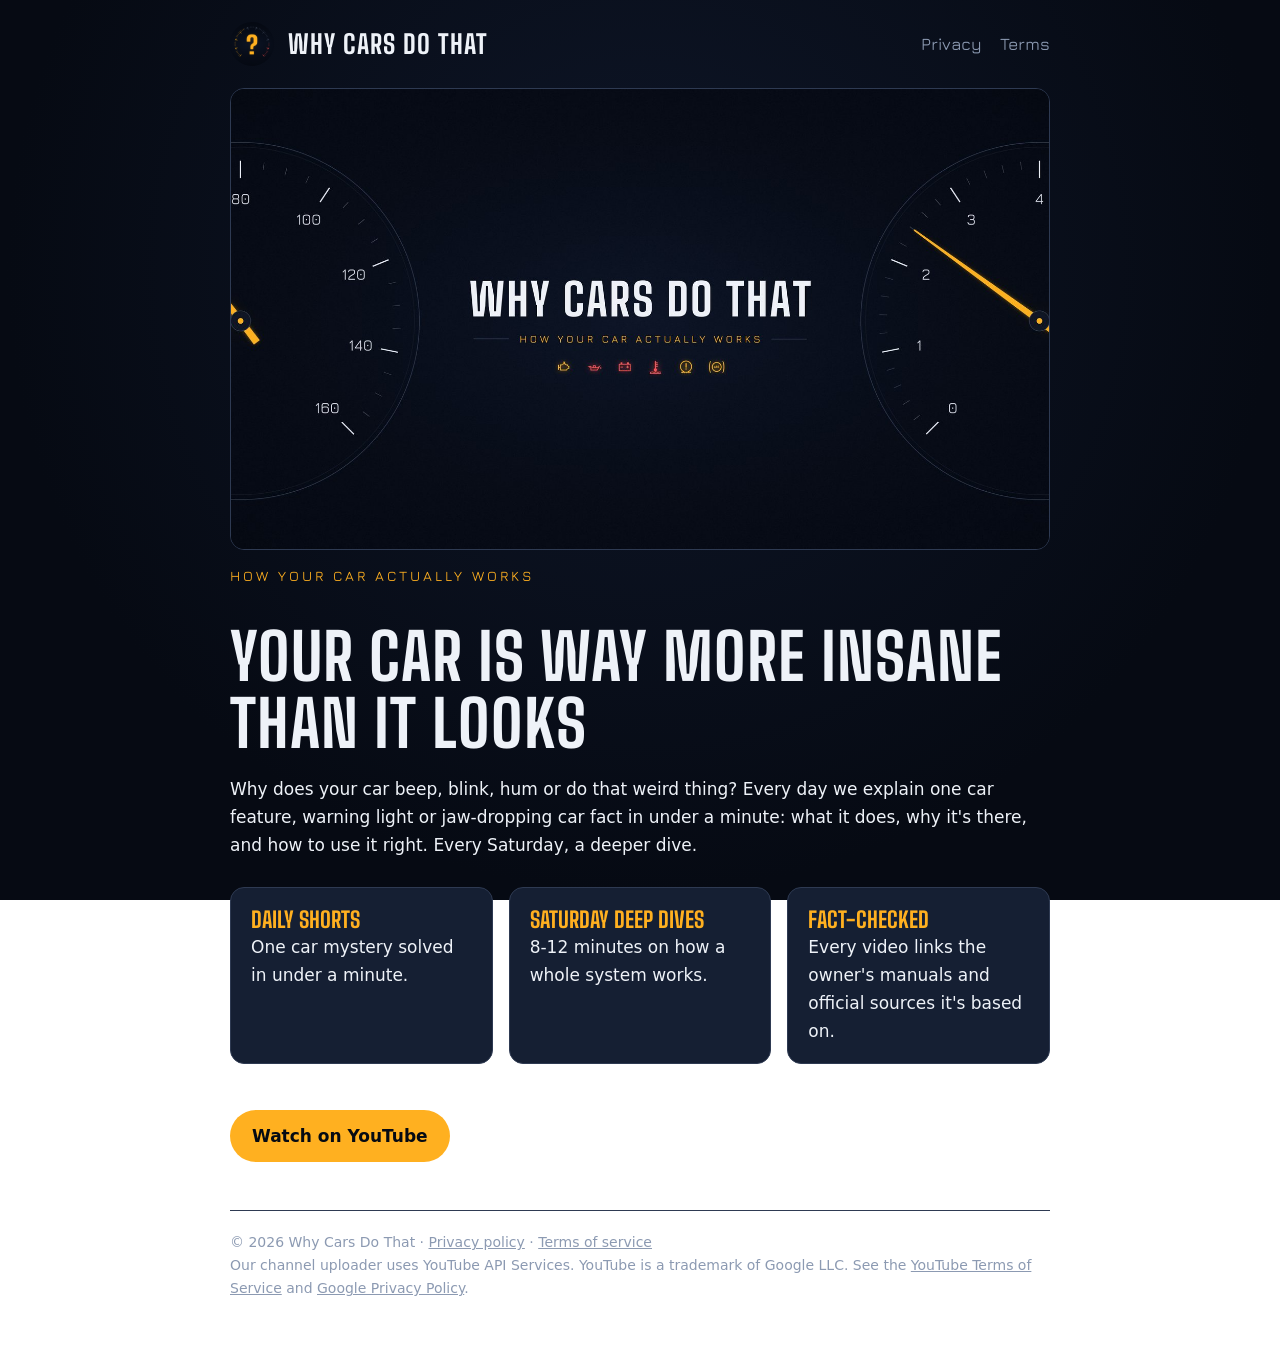
<file: index.html>
<!doctype html>
<html lang="en">
<head>
  <meta charset="utf-8">
  <meta name="viewport" content="width=device-width, initial-scale=1">
  <title>Why Cars Do That</title>
  <meta name="description" content="Why Cars Do That: one car feature, warning light or insane car fact explained every day on YouTube.">
  <link rel="icon" href="avatar.png">
  <link rel="stylesheet" href="style.css">
</head>
<body>
  <div class="wrap">
    <header>
      <img src="avatar.png" alt="">
      <a class="brand" href="./">Why Cars Do That</a>
      <nav><a href="privacy.html">Privacy</a><a href="terms.html">Terms</a></nav>
    </header>

    <img class="banner" src="banner.jpg" alt="Why Cars Do That: how your car actually works">

    <p class="lead">How your car actually works</p>
    <h1>Your car is way more insane than it looks</h1>
    <p>Why does your car beep, blink, hum or do that weird thing? Every day we explain one car
      feature, warning light or jaw-dropping car fact in under a minute: what it does, why it's
      there, and how to use it right. Every Saturday, a deeper dive.</p>

    <div class="cards">
      <div class="card"><b>Daily Shorts</b>One car mystery solved in under a minute.</div>
      <div class="card"><b>Saturday deep dives</b>8-12 minutes on how a whole system works.</div>
      <div class="card"><b>Fact-checked</b>Every video links the owner's manuals and official sources it's based on.</div>
    </div>

    <a class="cta" href="https://www.youtube.com/@WhyCarsDoThatYT">Watch on YouTube</a>

    <footer>
      &copy; 2026 Why Cars Do That &middot; <a href="privacy.html">Privacy policy</a> &middot; <a href="terms.html">Terms of service</a><br>
      Our channel uploader uses YouTube API Services. YouTube is a trademark of Google LLC.
      See the <a href="https://www.youtube.com/t/terms">YouTube Terms of Service</a> and
      <a href="https://policies.google.com/privacy">Google Privacy Policy</a>.
    </footer>
  </div>
</body>
</html>
</file>
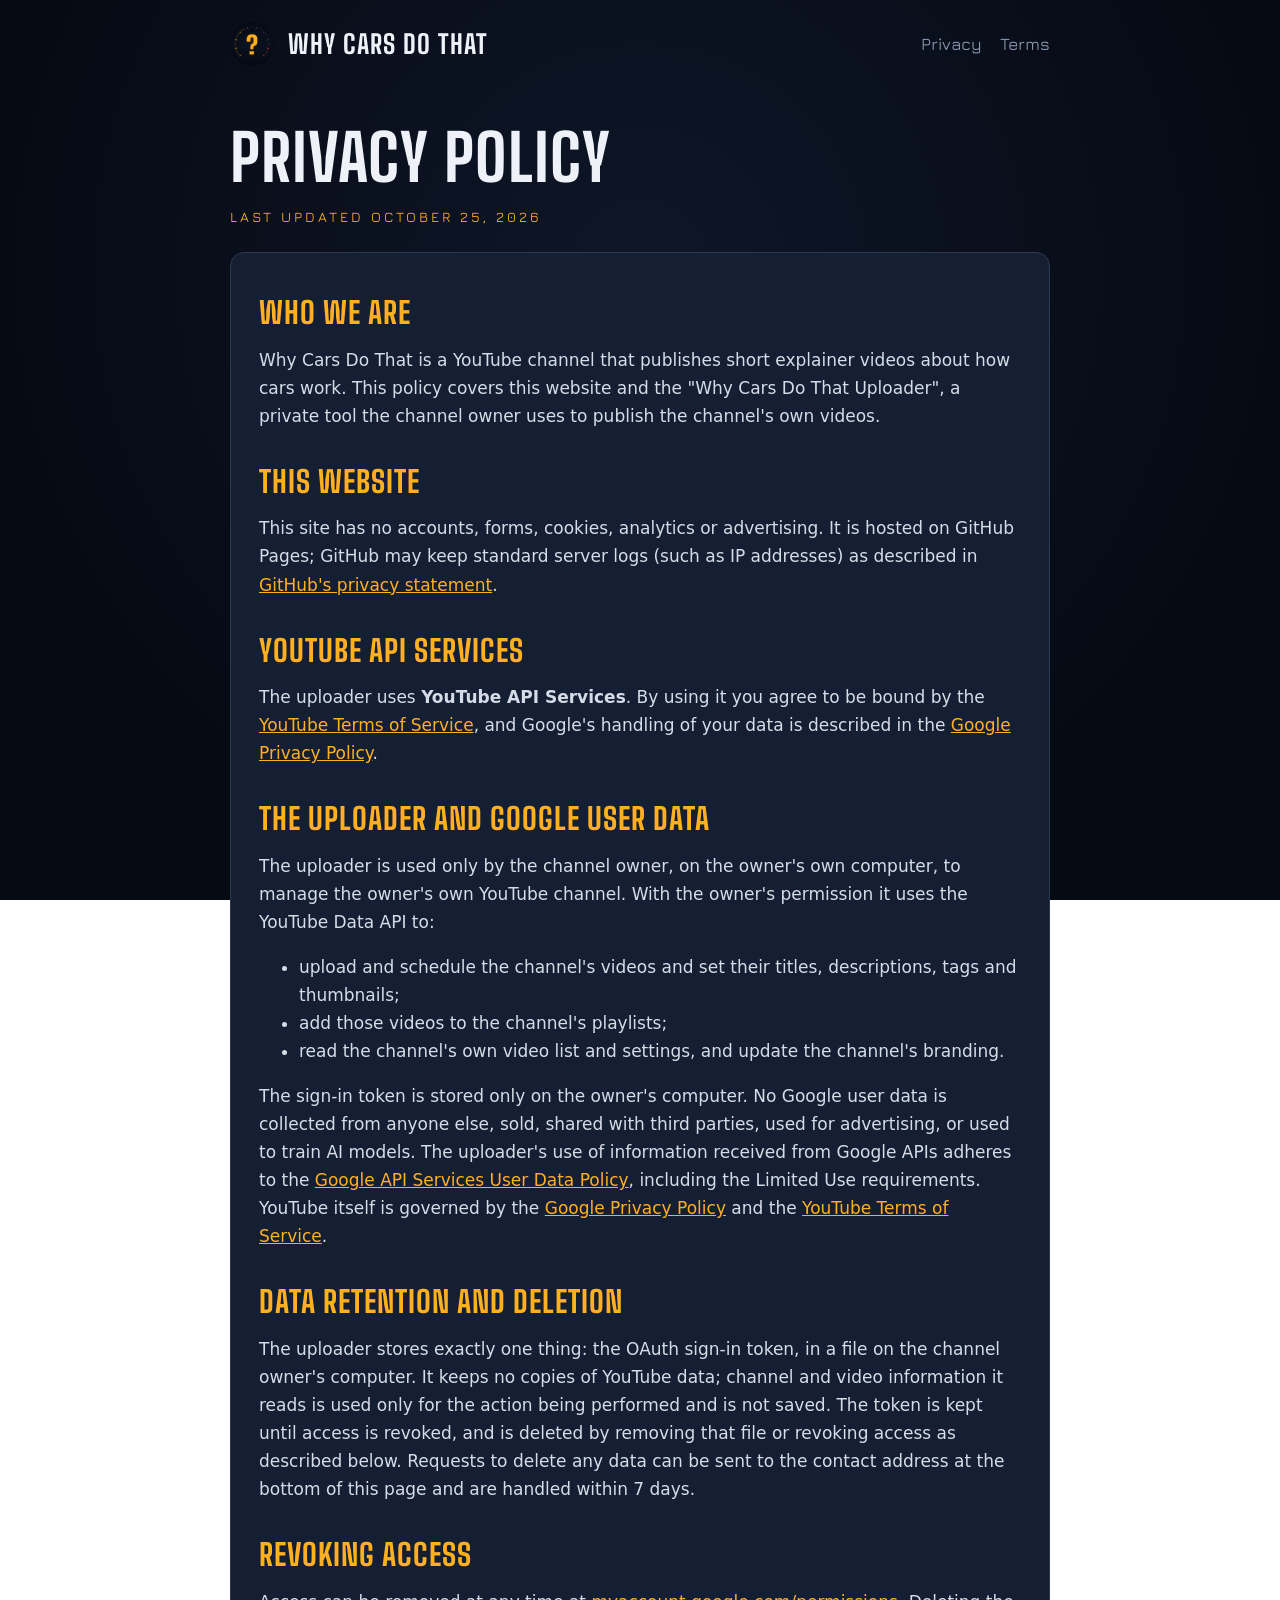
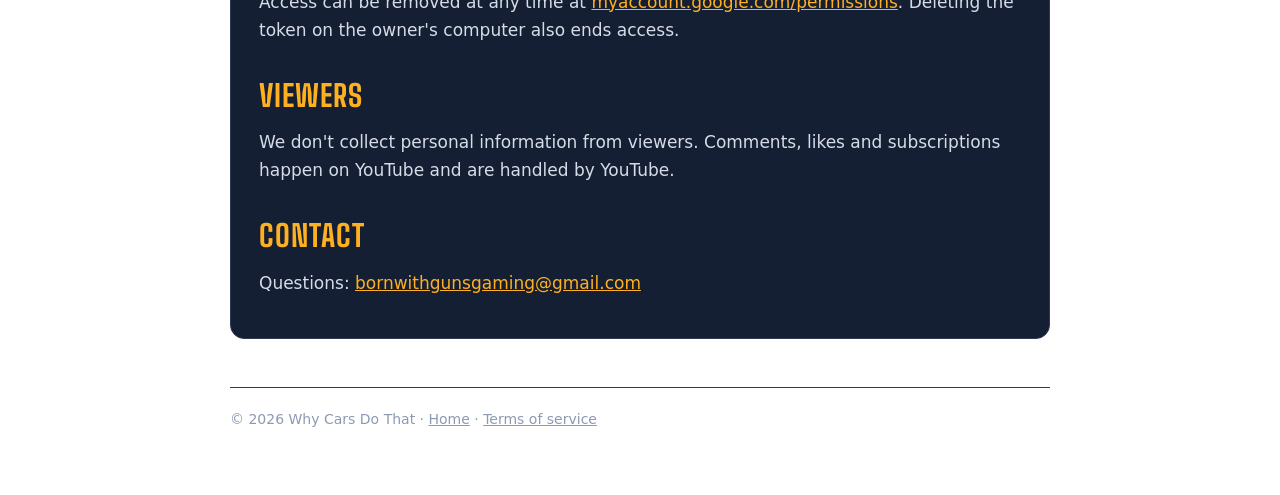
<file: privacy.html>
<!doctype html>
<html lang="en">
<head>
  <meta charset="utf-8">
  <meta name="viewport" content="width=device-width, initial-scale=1">
  <title>Privacy Policy</title>
  <link rel="icon" href="avatar.png">
  <link rel="stylesheet" href="style.css">
</head>
<body>
  <div class="wrap">
    <header>
      <img src="avatar.png" alt="">
      <a class="brand" href="./">Why Cars Do That</a>
      <nav><a href="privacy.html">Privacy</a><a href="terms.html">Terms</a></nav>
    </header>

    <h1>Privacy Policy</h1>
    <p class="lead">Last updated October 25, 2026</p>

    <div class="doc">
      <h2>Who we are</h2>
      <p>Why Cars Do That is a YouTube channel that publishes short explainer videos about how cars
        work. This policy covers this website and the "Why Cars Do That Uploader", a private tool the
        channel owner uses to publish the channel's own videos.</p>

      <h2>This website</h2>
      <p>This site has no accounts, forms, cookies, analytics or advertising. It is hosted on GitHub
        Pages; GitHub may keep standard server logs (such as IP addresses) as described in
        <a href="https://docs.github.com/en/site-policy/privacy-policies/github-general-privacy-statement">GitHub's privacy statement</a>.</p>

      <h2>YouTube API Services</h2>
      <p>The uploader uses <strong>YouTube API Services</strong>. By using it you agree to be bound by the
        <a href="https://www.youtube.com/t/terms">YouTube Terms of Service</a>, and Google's handling of
        your data is described in the <a href="https://policies.google.com/privacy">Google Privacy Policy</a>.</p>

      <h2>The uploader and Google user data</h2>
      <p>The uploader is used only by the channel owner, on the owner's own computer, to manage the
        owner's own YouTube channel. With the owner's permission it uses the YouTube Data API to:</p>
      <ul>
        <li>upload and schedule the channel's videos and set their titles, descriptions, tags and thumbnails;</li>
        <li>add those videos to the channel's playlists;</li>
        <li>read the channel's own video list and settings, and update the channel's branding.</li>
      </ul>
      <p>The sign-in token is stored only on the owner's computer. No Google user data is collected
        from anyone else, sold, shared with third parties, used for advertising, or used to train
        AI models. The uploader's use of information received from Google APIs adheres to the
        <a href="https://developers.google.com/terms/api-services-user-data-policy">Google API Services User Data Policy</a>,
        including the Limited Use requirements. YouTube itself is governed by the
        <a href="https://policies.google.com/privacy">Google Privacy Policy</a> and the
        <a href="https://www.youtube.com/t/terms">YouTube Terms of Service</a>.</p>

      <h2>Data retention and deletion</h2>
      <p>The uploader stores exactly one thing: the OAuth sign-in token, in a file on the channel
        owner's computer. It keeps no copies of YouTube data; channel and video information it reads
        is used only for the action being performed and is not saved. The token is kept until access is
        revoked, and is deleted by removing that file or revoking access as described below. Requests to
        delete any data can be sent to the contact address at the bottom of this page and are handled
        within 7 days.</p>

      <h2>Revoking access</h2>
      <p>Access can be removed at any time at
        <a href="https://myaccount.google.com/permissions">myaccount.google.com/permissions</a>.
        Deleting the token on the owner's computer also ends access.</p>

      <h2>Viewers</h2>
      <p>We don't collect personal information from viewers. Comments, likes and subscriptions
        happen on YouTube and are handled by YouTube.</p>

      <h2>Contact</h2>
      <p>Questions: <a href="mailto:bornwithgunsgaming@gmail.com">bornwithgunsgaming@gmail.com</a></p>
    </div>

    <footer>&copy; 2026 Why Cars Do That &middot; <a href="./">Home</a> &middot; <a href="terms.html">Terms of service</a></footer>
  </div>
</body>
</html>
</file>
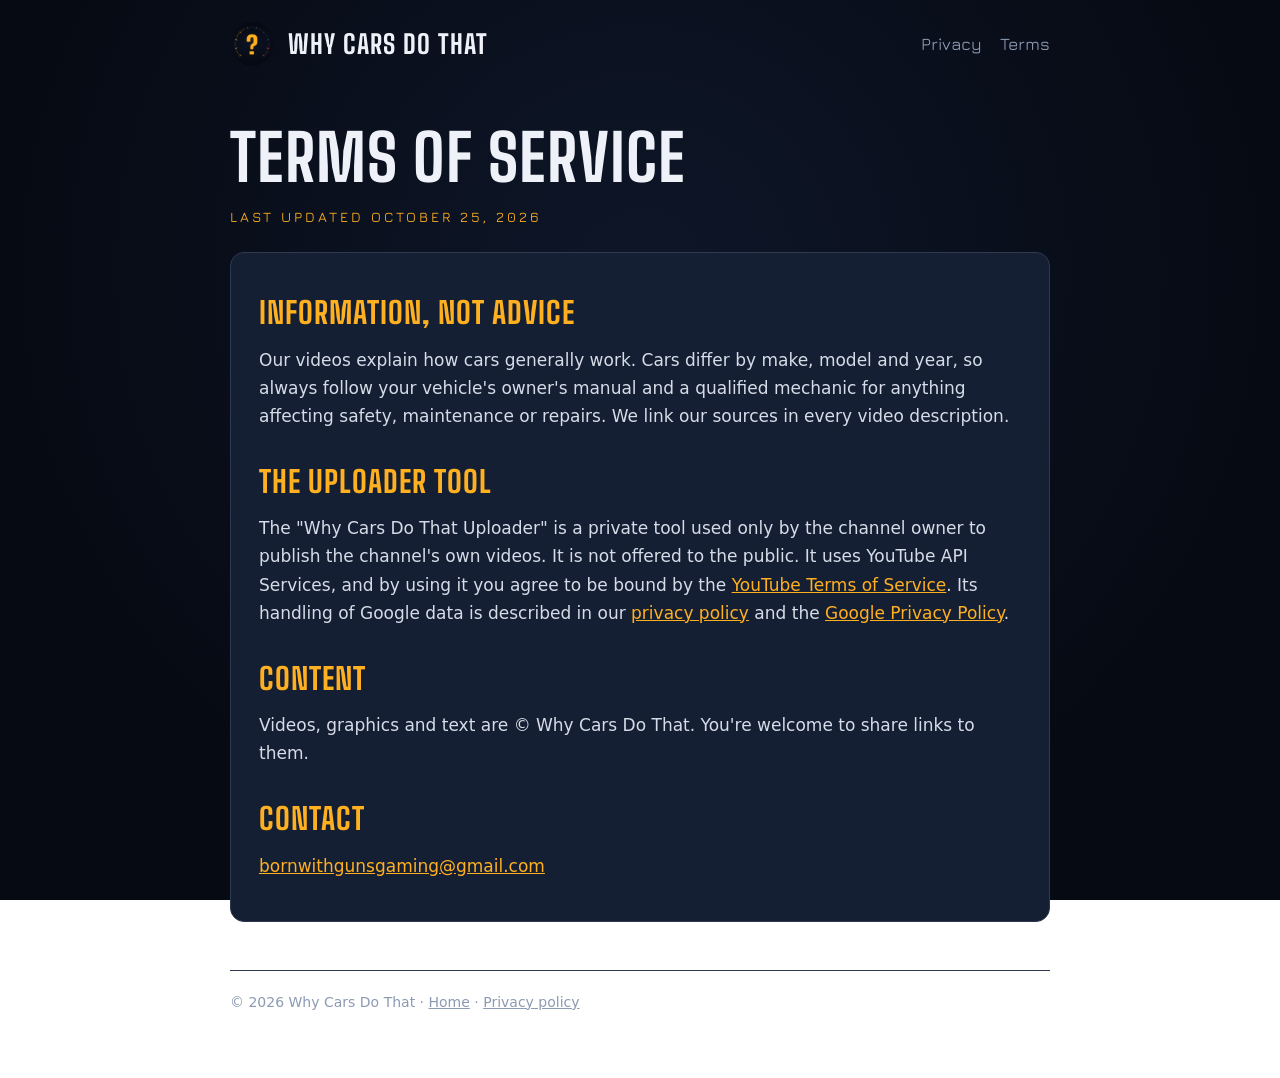
<file: terms.html>
<!doctype html>
<html lang="en">
<head>
  <meta charset="utf-8">
  <meta name="viewport" content="width=device-width, initial-scale=1">
  <title>Terms of Service</title>
  <link rel="icon" href="avatar.png">
  <link rel="stylesheet" href="style.css">
</head>
<body>
  <div class="wrap">
    <header>
      <img src="avatar.png" alt="">
      <a class="brand" href="./">Why Cars Do That</a>
      <nav><a href="privacy.html">Privacy</a><a href="terms.html">Terms</a></nav>
    </header>

    <h1>Terms of Service</h1>
    <p class="lead">Last updated October 25, 2026</p>

    <div class="doc">
      <h2>Information, not advice</h2>
      <p>Our videos explain how cars generally work. Cars differ by make, model and year, so always
        follow your vehicle's owner's manual and a qualified mechanic for anything affecting safety,
        maintenance or repairs. We link our sources in every video description.</p>

      <h2>The uploader tool</h2>
      <p>The "Why Cars Do That Uploader" is a private tool used only by the channel owner to publish
        the channel's own videos. It is not offered to the public. It uses YouTube API Services, and by
        using it you agree to be bound by the <a href="https://www.youtube.com/t/terms">YouTube Terms of Service</a>.
        Its handling of Google data is described in our <a href="privacy.html">privacy policy</a> and the
        <a href="https://policies.google.com/privacy">Google Privacy Policy</a>.</p>

      <h2>Content</h2>
      <p>Videos, graphics and text are &copy; Why Cars Do That. You're welcome to share links to them.</p>

      <h2>Contact</h2>
      <p><a href="mailto:bornwithgunsgaming@gmail.com">bornwithgunsgaming@gmail.com</a></p>
    </div>

    <footer>&copy; 2026 Why Cars Do That &middot; <a href="./">Home</a> &middot; <a href="privacy.html">Privacy policy</a></footer>
  </div>
</body>
</html>
</file>
<file: style.css>
@font-face { font-family: "Big Shoulders"; src: url("BigShoulders-Bold.ttf"); font-weight: 700; }
@font-face { font-family: "Jura"; src: url("Jura-Medium.ttf"); }

:root {
  --ink: #060a13;
  --navy: #0e1628;
  --panel: #151f33;
  --line: #2e3a52;
  --text: #eef2f8;
  --muted: #8c9ab2;
  --amber: #ffb020;
}

* { box-sizing: border-box; }

body {
  margin: 0;
  background: radial-gradient(ellipse at 50% 30%, var(--navy), var(--ink) 70%) fixed;
  color: var(--text);
  font: 17px/1.65 "Segoe UI", system-ui, sans-serif;
}

a { color: var(--amber); }

.wrap { max-width: 860px; margin: 0 auto; padding: 0 20px 64px; }

header { display: flex; align-items: center; gap: 14px; padding: 22px 0; }
header img { width: 44px; height: 44px; border-radius: 50%; }
header a.brand { font: 700 26px "Big Shoulders", sans-serif; letter-spacing: 1px; color: var(--text); text-decoration: none; text-transform: uppercase; }
header nav { margin-left: auto; font-family: "Jura", sans-serif; }
header nav a { margin-left: 18px; color: var(--muted); text-decoration: none; }
header nav a:hover { color: var(--amber); }

.banner { width: 100%; border-radius: 14px; border: 1px solid var(--line); display: block; }

h1, h2 { font-family: "Big Shoulders", sans-serif; text-transform: uppercase; letter-spacing: 1px; line-height: 1.05; }
h1 { font-size: clamp(40px, 8vw, 64px); margin: 36px 0 8px; }
h2 { font-size: 30px; margin: 36px 0 6px; color: var(--amber); }
.lead { font-family: "Jura", sans-serif; color: var(--amber); letter-spacing: 3px; text-transform: uppercase; font-size: 14px; }

.cards { display: grid; grid-template-columns: repeat(auto-fit, minmax(220px, 1fr)); gap: 16px; margin: 28px 0; }
.card { background: var(--panel); border: 1px solid var(--line); border-radius: 14px; padding: 18px 20px; }
.card b { display: block; font: 700 22px "Big Shoulders", sans-serif; text-transform: uppercase; color: var(--amber); }

.cta { display: inline-block; margin-top: 18px; padding: 12px 22px; border-radius: 999px; background: var(--amber); color: var(--ink); font-weight: 700; text-decoration: none; }

.doc { background: var(--panel); border: 1px solid var(--line); border-radius: 14px; padding: 8px 28px 24px; margin-top: 24px; }
.doc p, .doc li { color: #d6dce7; }

footer { margin-top: 48px; padding-top: 20px; border-top: 1px solid var(--line); color: var(--muted); font-size: 14px; }
footer a { color: var(--muted); }
</file>
